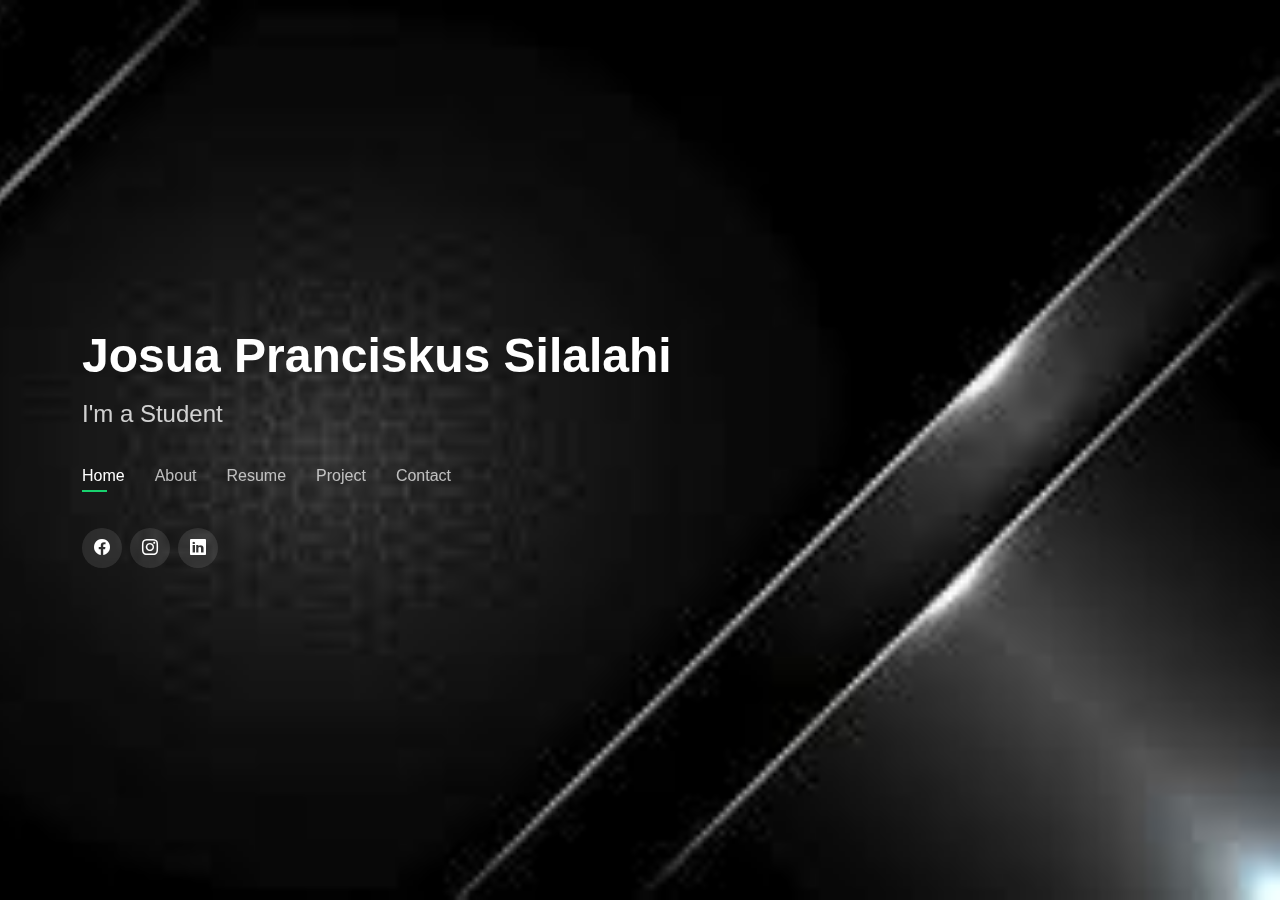
<file: index.html>
<!DOCTYPE html>
<html lang="en">

<head>
  <meta charset="utf-8">
  <meta content="width=device-width, initial-scale=1.0" name="viewport">

  <title>Josua Pranciskus Silalahi</title>
  <meta content="Portfolio Josua" name="description">
  <meta content="Portfolio" name="keywords">

  <!-- Vendor CSS Files -->
  <link href="assets/vendor/bootstrap/css/bootstrap.min.css" rel="stylesheet">
  <link href="assets/vendor/bootstrap-icons/bootstrap-icons.css" rel="stylesheet">
  <link href="assets/vendor/boxicons/css/boxicons.min.css" rel="stylesheet">
  <link href="assets/vendor/glightbox/css/glightbox.min.css" rel="stylesheet">
  <link href="assets/vendor/remixicon/remixicon.css" rel="stylesheet">
  <link href="assets/vendor/swiper/swiper-bundle.min.css" rel="stylesheet">

  <!-- Template Main CSS File -->
  <link href="assets/css/style.css" rel="stylesheet">

  <!-- =======================================================
  * Template Name: Personal
  * Template URL: https://bootstrapmade.com/personal-free-resume-bootstrap-template/
  * Updated: Mar 17 2024 with Bootstrap v5.3.3
  * Author: BootstrapMade.com
  * License: https://bootstrapmade.com/license/
  ======================================================== -->
</head>

<body>

  <!-- ======= Header ======= -->
  <header id="header">
    <div class="container">

      <h1><a href="index.html">Josua Pranciskus Silalahi</a></h1>
      <h2>I'm a Student</h2>

      <nav id="navbar" class="navbar">
        <ul>
          <li><a class="nav-link active" href="#header">Home</a></li>
          <li><a class="nav-link" href="#about">About</a></li>
          <li><a class="nav-link" href="#resume">Resume</a></li>
          <li><a class="nav-link" href="#portfolio">Project</a></li>
          <li><a class="nav-link" href="#contact">Contact</a></li>
        </ul>
        <i class="bi bi-list mobile-nav-toggle"></i>
      </nav><!-- .navbar -->

      <div class="social-links">
        <a href="https://www.facebook.com/profile.php?id=100085657014646&mibextid=ZbWKwL" class="facebook"><i class="bi bi-facebook"></i></a>
        <a href="https://www.instagram.com/josuasilalahi_?igsh=MXExMHkwZG5jdG5uNw==" class="instagram"><i class="bi bi-instagram"></i></a>
        <a href="https://www.linkedin.com/public-profile/settings" class="linkedin"><i class="bi bi-linkedin"></i></a>
      </div>

    </div>
  </header><!-- End Header -->

  <!-- ======= About Section ======= -->
  <section id="about" class="about">

    <!-- ======= About Me ======= -->
    <div class="about-me container">

      <div class="section-title">
        <h2>About</h2>
        <p>Tentang Saya</p>
      </div>

      <div class="row">
        <div class="col-lg-4" data-aos="fade-right">
          <img src="assets/img/fotojosua3.jpg" class="img-fluid" alt="">
        </div>
        <div class="col-lg-8 pt-4 pt-lg-0 content" data-aos="fade-left">
          <h3>Mahasiswa Teknik Informatika</h3>
          <p class="fst-italic">
            Saya seorang mahasiswa semester 4 yang sedang menempuh pendidikan  sarjana di Program Studi Teknik Informatika. Saya memiliki minat yang kuat dalam pemrograman dan pengembangan web dan mobile. 

            Sepanjang perjalanan akademis saya, saya telah memperoleh dasar yang kuat dalam berbagai bahasa pemrograman dan kerangka pengembangan. Saya telah menyelesaikan beberapa proyek yang telah meningkatkan keterampilan pemecahan masalah dan kemampuan saya untuk bekerja dalam tim. Saya sangat termotivasi untuk mendapatkan pengalaman langsung melalui magang dan proyek kolaboratif. 

            Saya memiliki keinginan kuat untuk mencari pengalaman untuk mendapatkan kesempatan belajar dan berkembang, dan saya siap berkontribusi baik dalam lingkungan akademis maupun profesional.
          </p>
          <div class="row">
      </div>

    </div><!-- End About Me -->
  </section><!-- End About Section -->

  <!-- ======= Resume Section ======= -->
  <section id="resume" class="resume">
    <div class="container">

      <div class="section-title">
        <h2>Resume</h2>
        <p>Perjalanan Pendidikan Saya</p>
      </div>

      <div class="row">
        <div class="col-lg-6">
          <h3 class="resume-title">Sumary</h3>
          <div class="resume-item pb-0">
            <h4>SMA Negeri 1 Teluk Sebong</h4>
            <p><em>Saya Menempuh Pendidikan Sekolah Menengah Atas dari tahun 2019-2021</em></p>
            <p>
            <ul>
              <li>Tlk Sebong, Sri Bintan, Kec. Tlk. Sebong, Kabupaten Bintan</li>
              <li>Kepulauan Riau</li>
            </ul>
            </p>
          </div>

          <h3 class="resume-title">Education</h3>
          <div class="resume-item">
            <h4>Bachelor of Informatics Engineering </h4>
            <h5>2022 - Now</h5>
            <p><em>Universitas Prima Indonesia, Medan, Sumatera Utara</em></p>
            <p>Saya sedang menempuh pendidikan sarjana teknik informatika </p>
          </div>
          </div>
      
          </div>
        </div>
      </div>

    </div>
  </section><!-- End Resume Section -->

  <!-- ======= Portfolio Section ======= -->
  <section id="portfolio" class="portfolio">
    <div class="container">

      <div class="section-title">
        <h2>Portfolio</h2>
        <p>Project Saya</p>
      </div>

      <div class="row">
        <div class="col-lg-12 d-flex justify-content-center">
          <ul id="portfolio-flters">
            <li data-filter=".filter-app"> Project </li>
          </ul>
        </div>
      </div>

      <div class="row portfolio-container">

        <div class="col-lg-4 col-md-6 portfolio-item filter-app">
          <div class="portfolio-wrap">
            <img src="assets/img/portfolio/portofolio1.jpg" class="img-fluid" alt="">
            <div class="portfolio-info">
              <h4>Project 1</h4>
              <div class="portfolio-links">
                <a href="portfolio-details.html" data-gallery="portfolioDetailsGallery" data-glightbox="type: external" class="portfolio-details-lightbox" title="Portfolio Details"><i class="bx bx-link"></i></a>
              </div>
            </div>
          </div>
        </div>

        <!-- Project 2 -->
        <div class="col-lg-4 col-md-6 portfolio-item filter-app">
          <div class="portfolio-wrap">
            <img src="assets/img/portfolio/portofolio2.jpg" class="img-fluid" alt="">
            <div class="portfolio-info">
              <h4>Project 2</h4>
              <div class="portfolio-links">
                <a href="portfolio-details2.html" data-gallery="portfolioDetailsGallery" data-glightbox="type: external" class="portfolio-details-lightbox" title="Portfolio Details"><i class="bx bx-link"></i></a>
              </div>
            </div>
          </div>
        </div>

        <!-- Project 3 -->
        <div class="col-lg-4 col-md-6 portfolio-item filter-app">
          <div class="portfolio-wrap">
            <img src="assets/img/portfolio/portofolio3.jpg" class="img-fluid" alt="">
            <div class="portfolio-info">
              <h4>Project 3</h4>
              <div class="portfolio-links">
                <a href="portfolio-details3.html" data-gallery="portfolioDetailsGallery" data-glightbox="type: external" class="portfolio-details-lightbox" title="Portfolio Details"><i class="bx bx-link"></i></a>
              </div>
            </div>
          </div>
        </div>

        <!-- Project 4 -->
        <div class="col-lg-4 col-md-6 portfolio-item filter-app">
          <div class="portfolio-wrap">
            <img src="assets/img/portfolio/portofolio4.jpg" class="img-fluid" alt="">
            <div class="portfolio-info">
              <h4>Project 4</h4>
              <div class="portfolio-links">
                <a href="portfolio-details4.html" data-gallery="portfolioDetailsGallery" data-glightbox="type: external" class="portfolio-details-lightbox" title="Portfolio Details"><i class="bx bx-link"></i></a>
              </div>
            </div>
          </div>
        </div>
        

        <!-- Project 5 -->
        <div class="col-lg-4 col-md-6 portfolio-item filter-app">
          <div class="portfolio-wrap">
            <img src="assets/img/portfolio/portofolio5.jpg" class="img-fluid" alt="">
            <div class="portfolio-info">
              <h4>Project 5</h4>
              <div class="portfolio-links">
                <a href="portfolio-details5.html" data-gallery="portfolioDetailsGallery" data-glightbox="type: external" class="portfolio-details-lightbox" title="Portfolio Details"><i class="bx bx-link"></i></a>
              </div>
            </div>
          </div>
        </div>

        <!-- Project 6 -->
        <div class="col-lg-4 col-md-6 portfolio-item filter-app">
          <div class="portfolio-wrap">
            <img src="assets/img/portfolio/portofolio6.jpg" class="img-fluid" alt="">
            <div class="portfolio-info">
              <h4>Project 6</h4>
              <div class="portfolio-links">
                <a href="portfolio-details6.html" data-gallery="portfolioDetailsGallery" data-glightbox="type: external" class="portfolio-details-lightbox" title="Portfolio Details"><i class="bx bx-link"></i></a>
              </div>
            </div>
          </div>
        </div>

          </div>
        </div>

      </div>

    </div>
  </section><!-- End Portfolio Section -->

  <!-- ======= Contact Section ======= -->
  <section id="contact" class="contact">
    <div class="container">

      <div class="section-title">
        <h2>Contact</h2>
        <p>Hubungi Saya</p>
      </div>

        <div class="col-md-6 mt-4 mt-md-0 d-flex align-items-stretch">
          <div class="info-box">
            <i class="bx bx-share-alt"></i>
            <h3>Social Profiles</h3>
            <div class="social-links">
              <a href="https://www.facebook.com/profile.php?id=100085657014646&mibextid=ZbWKwL" class="facebook"><i class="bi bi-facebook"></i></a>
              <a href="https://www.instagram.com/josuasilalahi_?igsh=MXExMHkwZG5jdG5uNw== " class="instagram"><i class="bi bi-instagram"></i></a>
              <a href="https://www.linkedin.com/public-profile/settings" class="linkedin"><i class="bi bi-linkedin"></i></a>
            </div>
          </div>
        </div>

        <div class="col-md-6 mt-4 d-flex align-items-stretch">
          <div class="info-box">
            <i class="bx bx-envelope"></i>
            <h3>Email </h3>
            <p>josuasilalahi7@gmail.com</p>
          </div>
        </div>
        </div>
      </div>

    </div>
  </section><!-- End Contact Section -->

  <div class="credits">
    <!-- All the links in the footer should remain intact. -->
    <!-- You can delete the links only if you purchased the pro version. -->
    <!-- Licensing information: https://bootstrapmade.com/license/ -->
    <!-- Purchase the pro version with working PHP/AJAX contact form: https://bootstrapmade.com/personal-free-resume-bootstrap-template/ -->
    <!--Designed by <a href="https://bootstrapmade.com/">BootstrapMade</a> -->
  </div>

  <!-- Vendor JS Files -->
  <script src="assets/vendor/purecounter/purecounter_vanilla.js"></script>
  <script src="assets/vendor/bootstrap/js/bootstrap.bundle.min.js"></script>
  <script src="assets/vendor/glightbox/js/glightbox.min.js"></script>
  <script src="assets/vendor/isotope-layout/isotope.pkgd.min.js"></script>
  <script src="assets/vendor/swiper/swiper-bundle.min.js"></script>
  <script src="assets/vendor/waypoints/noframework.waypoints.js"></script>
  <script src="assets/vendor/php-email-form/validate.js"></script>

  <!-- Template Main JS File -->
  <script src="assets/js/main.js"></script>

</body>

</html>
</file>
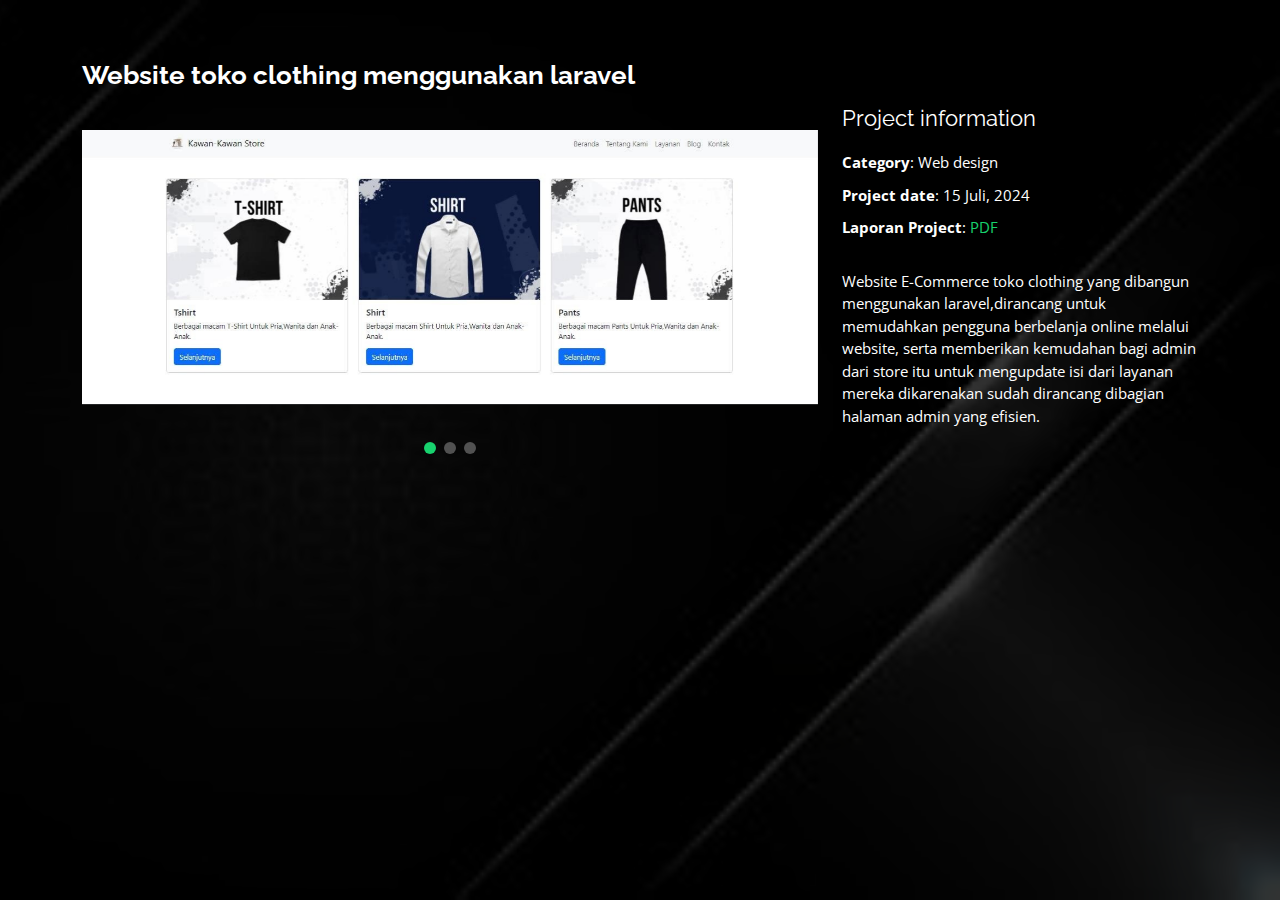
<file: portfolio-details.html>
<!DOCTYPE html>
<html lang="en">

<head>
  <meta charset="utf-8">
  <meta content="width=device-width, initial-scale=1.0" name="viewport">

  <title>Portfolio Details </title>
  <meta content="" name="description">
  <meta content="" name="keywords">


  <!-- Google Fonts -->
  <link href="https://fonts.googleapis.com/css?family=Open+Sans:300,300i,400,400i,600,600i,700,700i|Raleway:300,300i,400,400i,500,500i,600,600i,700,700i|Poppins:300,300i,400,400i,500,500i,600,600i,700,700i" rel="stylesheet">

  <!-- Vendor CSS Files -->
  <link href="assets/vendor/bootstrap/css/bootstrap.min.css" rel="stylesheet">
  <link href="assets/vendor/bootstrap-icons/bootstrap-icons.css" rel="stylesheet">
  <link href="assets/vendor/boxicons/css/boxicons.min.css" rel="stylesheet">
  <link href="assets/vendor/glightbox/css/glightbox.min.css" rel="stylesheet">
  <link href="assets/vendor/remixicon/remixicon.css" rel="stylesheet">
  <link href="assets/vendor/swiper/swiper-bundle.min.css" rel="stylesheet">

  <!-- Template Main CSS File -->
  <link href="assets/css/style.css" rel="stylesheet">

  <!-- =======================================================
  * Template Name: Personal
  * Template URL: https://bootstrapmade.com/personal-free-resume-bootstrap-template/
  * Updated: Mar 17 2024 with Bootstrap v5.3.3
  * Author: BootstrapMade.com
  * License: https://bootstrapmade.com/license/
  ======================================================== -->
</head>

<body>

  <main id="main">

    <!-- ======= Portfolio Details 1 ======= -->
    <div id="portfolio-details" class="portfolio-details">
      <div class="container">

        <div class="row">

          <div class="col-lg-8">
            <h2 class="portfolio-title">Website toko clothing menggunakan laravel</h2>

            <div class="portfolio-details-slider swiper">
              <div class="swiper-wrapper align-items-center">

                <div class="swiper-slide">
                  <img src="assets/img/portfolio/portofolio-details-1.jpg" alt="">
                </div>

                <div class="swiper-slide">
                  <img src="assets/img/portfolio/portofolio-details-2.jpg" alt="">
                </div>

                <div class="swiper-slide">
                  <img src="assets/img/portfolio/portofolio-details-3.jpg" alt="">
                </div>

              </div>
              <div class="swiper-pagination"></div>
            </div>

          </div>
          <div class="col-lg-4 portfolio-info">
            <h3>Project information</h3>
            <ul>
              <li><strong>Category</strong>: Web design</li>
              <li><strong>Project date</strong>: 15 Juli, 2024</li>
              <li><strong>Laporan Project</strong>: <a href="assets/pdf/JosuaPranciskusSilalahi_223303030278_4pagiB (2).pdf" target="_blank">PDF</a></li>
            </ul>

            <p>
              Website E-Commerce toko clothing yang dibangun menggunakan laravel,dirancang untuk memudahkan pengguna berbelanja online melalui website, serta memberikan kemudahan bagi admin dari store itu untuk mengupdate isi dari layanan mereka dikarenakan sudah dirancang dibagian halaman admin yang efisien.
            </p>
          </div>

        </div>

      </div>
    </div><!-- End Portfolio Details 1-->

  </main><!-- End #main -->

  <div class="credits">
    <!-- All the links in the footer should remain intact. -->
    <!-- You can delete the links only if you purchased the pro version. -->
    <!-- Licensing information: https://bootstrapmade.com/license/ -->
    <!-- Purchase the pro version with working PHP/AJAX contact form: https://bootstrapmade.com/personal-free-resume-bootstrap-template/ -->
    <!--Designed by <a href="https://bootstrapmade.com/">BootstrapMade</a> -->
  </div>

  <!-- Vendor JS Files -->
  <script src="assets/vendor/purecounter/purecounter_vanilla.js"></script>
  <script src="assets/vendor/bootstrap/js/bootstrap.bundle.min.js"></script>
  <script src="assets/vendor/glightbox/js/glightbox.min.js"></script>
  <script src="assets/vendor/isotope-layout/isotope.pkgd.min.js"></script>
  <script src="assets/vendor/swiper/swiper-bundle.min.js"></script>
  <script src="assets/vendor/waypoints/noframework.waypoints.js"></script>
  <script src="assets/vendor/php-email-form/validate.js"></script>

  <!-- Template Main JS File -->
  <script src="assets/js/main.js"></script>

</body>

</html>
</file>
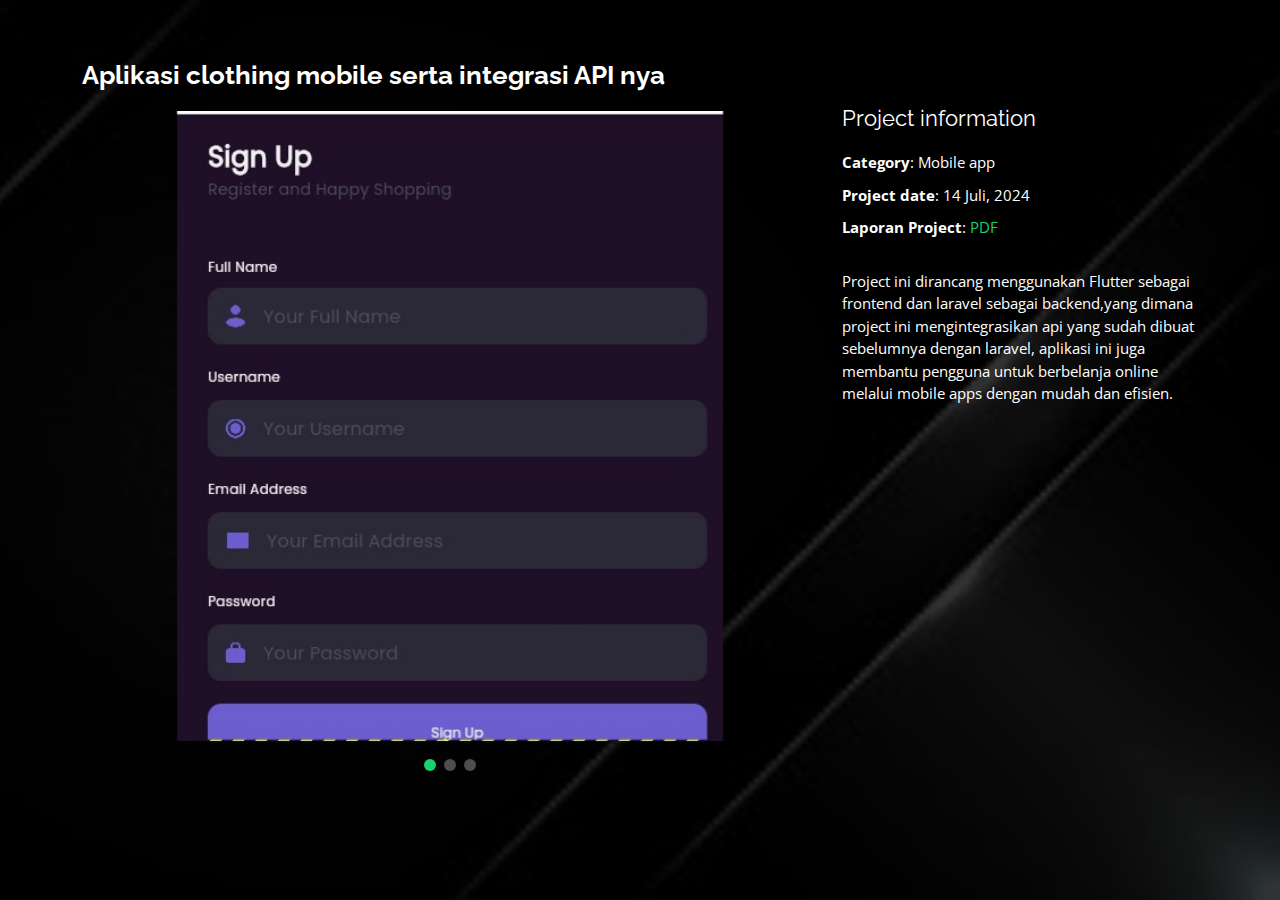
<file: portfolio-details2.html>
<!DOCTYPE html>
<html lang="en">

<head>
  <meta charset="utf-8">
  <meta content="width=device-width, initial-scale=1.0" name="viewport">

  <title>Portfolio Details </title>
  <meta content="" name="description">
  <meta content="" name="keywords">


  <!-- Google Fonts -->
  <link href="https://fonts.googleapis.com/css?family=Open+Sans:300,300i,400,400i,600,600i,700,700i|Raleway:300,300i,400,400i,500,500i,600,600i,700,700i|Poppins:300,300i,400,400i,500,500i,600,600i,700,700i" rel="stylesheet">

  <!-- Vendor CSS Files -->
  <link href="assets/vendor/bootstrap/css/bootstrap.min.css" rel="stylesheet">
  <link href="assets/vendor/bootstrap-icons/bootstrap-icons.css" rel="stylesheet">
  <link href="assets/vendor/boxicons/css/boxicons.min.css" rel="stylesheet">
  <link href="assets/vendor/glightbox/css/glightbox.min.css" rel="stylesheet">
  <link href="assets/vendor/remixicon/remixicon.css" rel="stylesheet">
  <link href="assets/vendor/swiper/swiper-bundle.min.css" rel="stylesheet">

  <!-- Template Main CSS File -->
  <link href="assets/css/style.css" rel="stylesheet">

  <!-- =======================================================
  * Template Name: Personal
  * Template URL: https://bootstrapmade.com/personal-free-resume-bootstrap-template/
  * Updated: Mar 17 2024 with Bootstrap v5.3.3
  * Author: BootstrapMade.com
  * License: https://bootstrapmade.com/license/
  ======================================================== -->
</head>

<body>

  <main id="main">

    <!-- ======= Portfolio Details 2 ======= -->
    <div id="portfolio-details" class="portfolio-details">
      <div class="container">

        <div class="row">

          <div class="col-lg-8">
            <h2 class="portfolio-title">Aplikasi clothing mobile serta integrasi API nya</h2>

            <div class="portfolio-details-slider swiper">
              <div class="swiper-wrapper align-items-center">

                <div class="swiper-slide">
                  <img src="assets/img/portfolio/portofolio-details-4.jpg" alt="">
                </div>

                <div class="swiper-slide">
                  <img src="assets/img/portfolio/portofolio-details-5.jpg" alt="">
                </div>

                <div class="swiper-slide">
                  <img src="assets/img/portfolio/portofolio-details-6.jpg" alt="">
                </div>

              </div>
              <div class="swiper-pagination"></div>
            </div>

          </div>
          <div class="col-lg-4 portfolio-info">
            <h3>Project information</h3>
            <ul>
              <li><strong>Category</strong>: Mobile app</li>
              <li><strong>Project date</strong>: 14 Juli, 2024</li>
              <li><strong>Laporan Project</strong>: <a href="assets/pdf/Proposal Proyek UAS Multiplatform.pdf" target="_blank">PDF</a></li>
            </ul>

            <p>
              Project ini dirancang menggunakan Flutter sebagai frontend dan laravel sebagai backend,yang dimana project ini mengintegrasikan api yang sudah dibuat sebelumnya dengan laravel, aplikasi ini juga membantu pengguna untuk berbelanja online melalui mobile apps dengan mudah dan efisien.
            </p>
          </div>

        </div>

      </div>
    </div><!-- End Portfolio Details -->

  </main><!-- End #main -->

  <div class="credits">
    <!-- All the links in the footer should remain intact. -->
    <!-- You can delete the links only if you purchased the pro version. -->
    <!-- Licensing information: https://bootstrapmade.com/license/ -->
    <!-- Purchase the pro version with working PHP/AJAX contact form: https://bootstrapmade.com/personal-free-resume-bootstrap-template/ -->
  </div>

  <!-- Vendor JS Files -->
  <script src="assets/vendor/purecounter/purecounter_vanilla.js"></script>
  <script src="assets/vendor/bootstrap/js/bootstrap.bundle.min.js"></script>
  <script src="assets/vendor/glightbox/js/glightbox.min.js"></script>
  <script src="assets/vendor/isotope-layout/isotope.pkgd.min.js"></script>
  <script src="assets/vendor/swiper/swiper-bundle.min.js"></script>
  <script src="assets/vendor/waypoints/noframework.waypoints.js"></script>
  <script src="assets/vendor/php-email-form/validate.js"></script>

  <!-- Template Main JS File -->
  <script src="assets/js/main.js"></script>

</body>

</html>
</file>
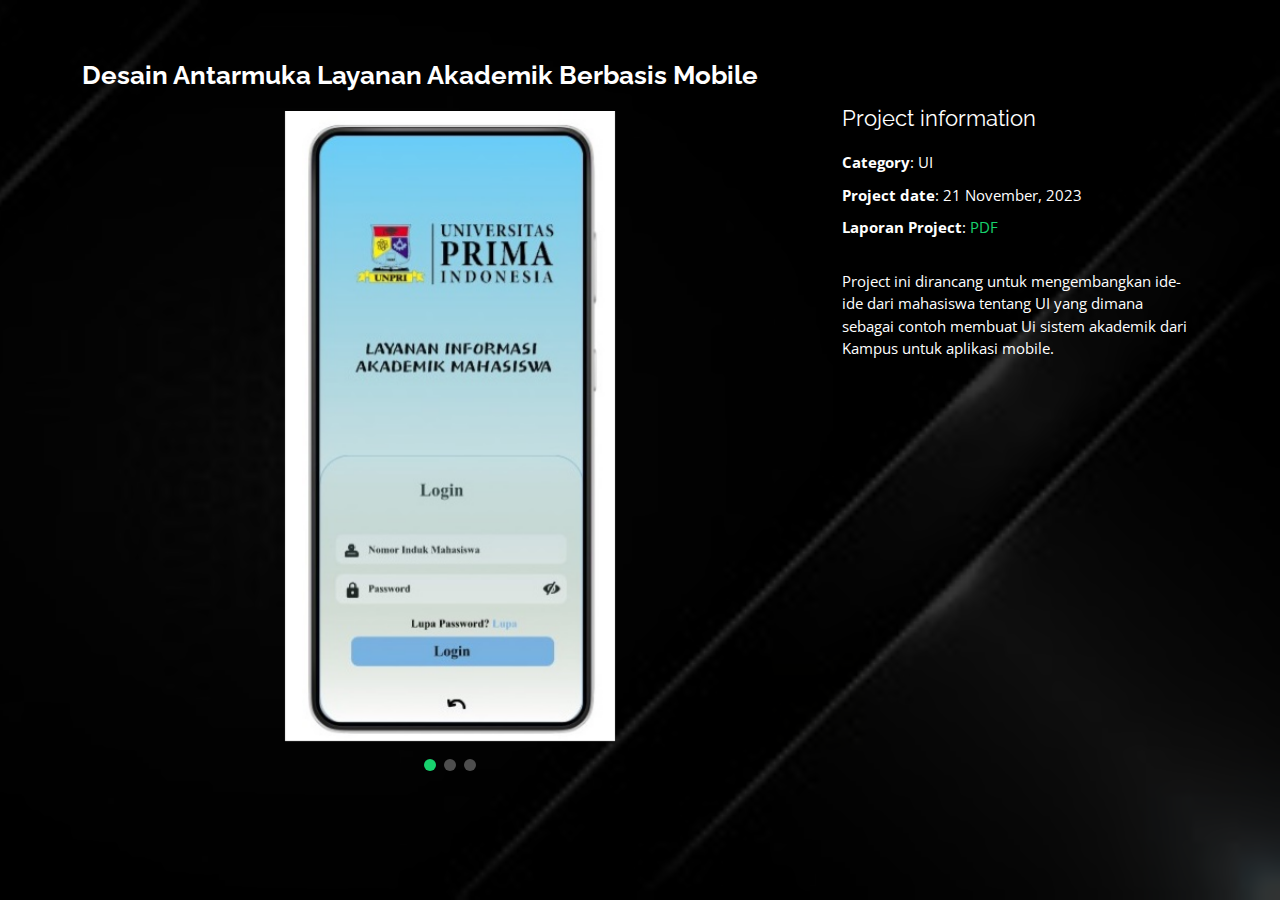
<file: portfolio-details3.html>
<!DOCTYPE html>
<html lang="en">

<head>
  <meta charset="utf-8">
  <meta content="width=device-width, initial-scale=1.0" name="viewport">

  <title>Portfolio Details </title>
  <meta content="" name="description">
  <meta content="" name="keywords">


  <!-- Google Fonts -->
  <link href="https://fonts.googleapis.com/css?family=Open+Sans:300,300i,400,400i,600,600i,700,700i|Raleway:300,300i,400,400i,500,500i,600,600i,700,700i|Poppins:300,300i,400,400i,500,500i,600,600i,700,700i" rel="stylesheet">

  <!-- Vendor CSS Files -->
  <link href="assets/vendor/bootstrap/css/bootstrap.min.css" rel="stylesheet">
  <link href="assets/vendor/bootstrap-icons/bootstrap-icons.css" rel="stylesheet">
  <link href="assets/vendor/boxicons/css/boxicons.min.css" rel="stylesheet">
  <link href="assets/vendor/glightbox/css/glightbox.min.css" rel="stylesheet">
  <link href="assets/vendor/remixicon/remixicon.css" rel="stylesheet">
  <link href="assets/vendor/swiper/swiper-bundle.min.css" rel="stylesheet">

  <!-- Template Main CSS File -->
  <link href="assets/css/style.css" rel="stylesheet">

  <!-- =======================================================
  * Template Name: Personal
  * Template URL: https://bootstrapmade.com/personal-free-resume-bootstrap-template/
  * Updated: Mar 17 2024 with Bootstrap v5.3.3
  * Author: BootstrapMade.com
  * License: https://bootstrapmade.com/license/
  ======================================================== -->
</head>

<body>

  <main id="main">

    <!-- ======= Portfolio Details 3 ======= -->
    <div id="portfolio-details" class="portfolio-details">
      <div class="container">

        <div class="row">

          <div class="col-lg-8">
            <h2 class="portfolio-title">Desain Antarmuka Layanan Akademik Berbasis Mobile</h2>

            <div class="portfolio-details-slider swiper">
              <div class="swiper-wrapper align-items-center">

                <div class="swiper-slide">
                  <img src="assets/img/portfolio/portofolio-details-7.jpg" alt="">
                </div>

                <div class="swiper-slide">
                  <img src="assets/img/portfolio/portofolio-details-8.jpg" alt="">
                </div>

                <div class="swiper-slide">
                  <img src="assets/img/portfolio/portofolio-details-9.jpg" alt="">
                </div>

              </div>
              <div class="swiper-pagination"></div>
            </div>

          </div>
          <div class="col-lg-4 portfolio-info">
            <h3>Project information</h3>
            <ul>
              <li><strong>Category</strong>: UI</li>
              <li><strong>Project date</strong>: 21 November, 2023</li>
              <li><strong>Laporan Project</strong>: <a href="assets/pdf/IMK_UTS_JosuaPranciskusSilalahi_223303030278.pdf" target="_blank">PDF</a></li>
            </ul>

            <p>
              Project ini dirancang untuk mengembangkan ide-ide dari mahasiswa tentang UI yang dimana sebagai contoh membuat Ui sistem akademik dari Kampus untuk aplikasi mobile.
            </p>
          </div>

        </div>

      </div>
    </div><!-- End Portfolio Details -->

  </main><!-- End #main -->

  <div class="credits">
    <!-- All the links in the footer should remain intact. -->
    <!-- You can delete the links only if you purchased the pro version. -->
    <!-- Licensing information: https://bootstrapmade.com/license/ -->
    <!-- Purchase the pro version with working PHP/AJAX contact form: https://bootstrapmade.com/personal-free-resume-bootstrap-template/ -->
  </div>

  <!-- Vendor JS Files -->
  <script src="assets/vendor/purecounter/purecounter_vanilla.js"></script>
  <script src="assets/vendor/bootstrap/js/bootstrap.bundle.min.js"></script>
  <script src="assets/vendor/glightbox/js/glightbox.min.js"></script>
  <script src="assets/vendor/isotope-layout/isotope.pkgd.min.js"></script>
  <script src="assets/vendor/swiper/swiper-bundle.min.js"></script>
  <script src="assets/vendor/waypoints/noframework.waypoints.js"></script>
  <script src="assets/vendor/php-email-form/validate.js"></script>

  <!-- Template Main JS File -->
  <script src="assets/js/main.js"></script>

</body>

</html>
</file>
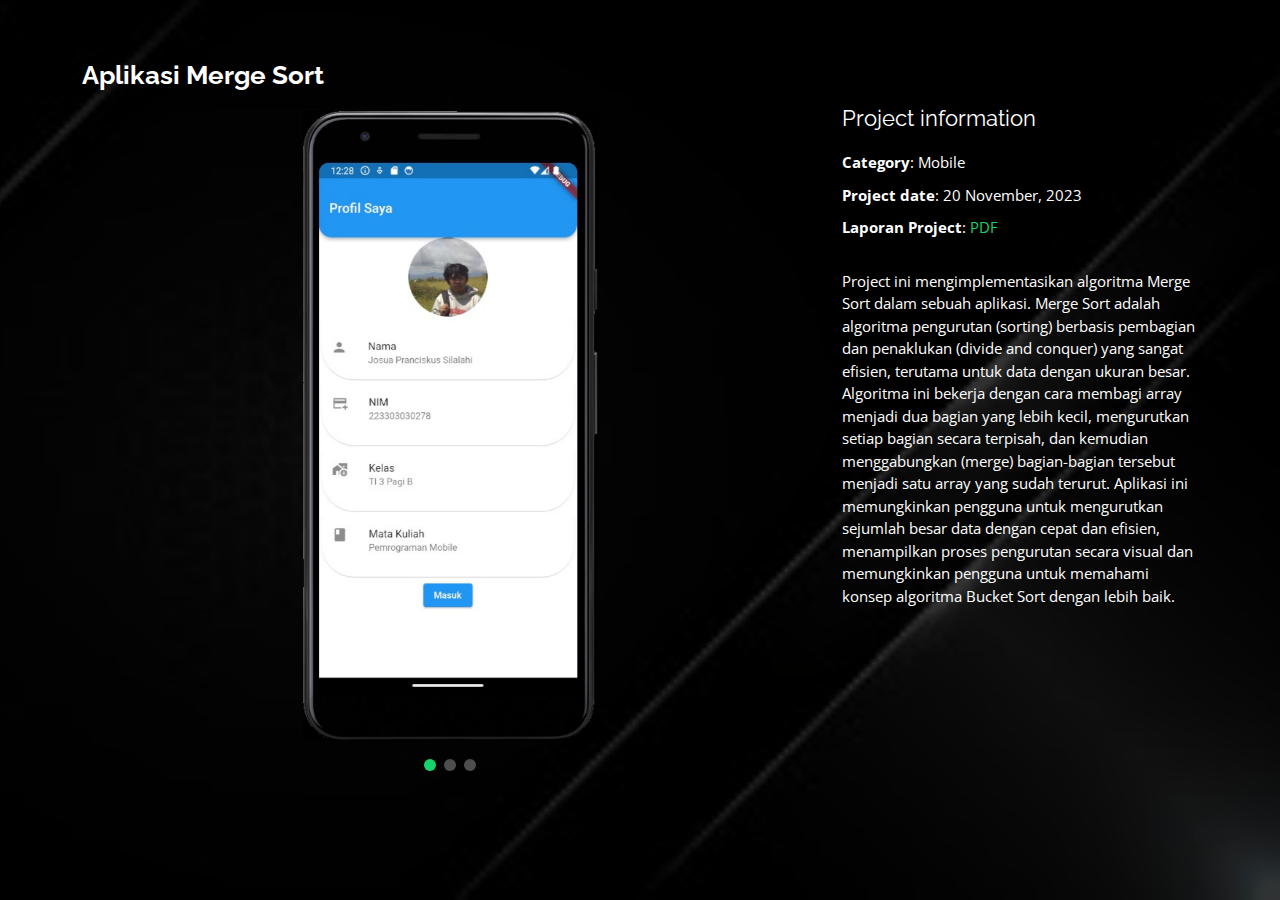
<file: portfolio-details4.html>
<!DOCTYPE html>
<html lang="en">

<head>
  <meta charset="utf-8">
  <meta content="width=device-width, initial-scale=1.0" name="viewport">

  <title>Portfolio Details </title>
  <meta content="" name="description">
  <meta content="" name="keywords">


  <!-- Google Fonts -->
  <link href="https://fonts.googleapis.com/css?family=Open+Sans:300,300i,400,400i,600,600i,700,700i|Raleway:300,300i,400,400i,500,500i,600,600i,700,700i|Poppins:300,300i,400,400i,500,500i,600,600i,700,700i" rel="stylesheet">

  <!-- Vendor CSS Files -->
  <link href="assets/vendor/bootstrap/css/bootstrap.min.css" rel="stylesheet">
  <link href="assets/vendor/bootstrap-icons/bootstrap-icons.css" rel="stylesheet">
  <link href="assets/vendor/boxicons/css/boxicons.min.css" rel="stylesheet">
  <link href="assets/vendor/glightbox/css/glightbox.min.css" rel="stylesheet">
  <link href="assets/vendor/remixicon/remixicon.css" rel="stylesheet">
  <link href="assets/vendor/swiper/swiper-bundle.min.css" rel="stylesheet">

  <!-- Template Main CSS File -->
  <link href="assets/css/style.css" rel="stylesheet">

  <!-- =======================================================
  * Template Name: Personal
  * Template URL: https://bootstrapmade.com/personal-free-resume-bootstrap-template/
  * Updated: Mar 17 2024 with Bootstrap v5.3.3
  * Author: BootstrapMade.com
  * License: https://bootstrapmade.com/license/
  ======================================================== -->
</head>

<body>

  <main id="main">

    <!-- ======= Portfolio Details 4 ======= -->
    <div id="portfolio-details" class="portfolio-details">
      <div class="container">

        <div class="row">

          <div class="col-lg-8">
            <h2 class="portfolio-title">Aplikasi Merge Sort</h2>

            <div class="portfolio-details-slider swiper">
              <div class="swiper-wrapper align-items-center">

                <div class="swiper-slide">
                  <img src="assets/img/portfolio/portofolio-details-10.jpg" alt="">
                </div>

                <div class="swiper-slide">
                  <img src="assets/img/portfolio/portofolio-details-11.jpg" alt="">
                </div>

                <div class="swiper-slide">
                  <img src="assets/img/portfolio/portofolio-details-12.jpg" alt="">
                </div>

              </div>
              <div class="swiper-pagination"></div>
            </div>

          </div>
          <div class="col-lg-4 portfolio-info">
            <h3>Project information</h3>
            <ul>
              <li><strong>Category</strong>: Mobile</li>
              <li><strong>Project date</strong>: 20 November, 2023</li>
              <li><strong>Laporan Project</strong>: <a href="assets/pdf/UTS_MOBILE_223303030278_JOSUA_PRANCISKUS_SILALAHI.pdf" target="_blank">PDF</a></li>
            </ul>

            <p>
                Project ini mengimplementasikan algoritma Merge Sort dalam sebuah aplikasi. Merge Sort adalah algoritma pengurutan (sorting) berbasis pembagian dan penaklukan (divide and conquer) yang sangat efisien, terutama untuk data dengan ukuran besar. Algoritma ini bekerja dengan cara membagi array menjadi dua bagian yang lebih kecil, mengurutkan setiap bagian secara terpisah, dan kemudian menggabungkan (merge) bagian-bagian tersebut menjadi satu array yang sudah terurut. Aplikasi ini memungkinkan pengguna untuk mengurutkan sejumlah besar data dengan cepat dan efisien, menampilkan proses pengurutan secara visual dan memungkinkan pengguna untuk memahami konsep algoritma Bucket Sort dengan lebih baik.
          </div>

        </div>

      </div>
    </div><!-- End Portfolio Details -->

  </main><!-- End #main -->

  <div class="credits">
    <!-- All the links in the footer should remain intact. -->
    <!-- You can delete the links only if you purchased the pro version. -->
    <!-- Licensing information: https://bootstrapmade.com/license/ -->
    <!-- Purchase the pro version with working PHP/AJAX contact form: https://bootstrapmade.com/personal-free-resume-bootstrap-template/ -->
    
  </div>

  <!-- Vendor JS Files -->
  <script src="assets/vendor/purecounter/purecounter_vanilla.js"></script>
  <script src="assets/vendor/bootstrap/js/bootstrap.bundle.min.js"></script>
  <script src="assets/vendor/glightbox/js/glightbox.min.js"></script>
  <script src="assets/vendor/isotope-layout/isotope.pkgd.min.js"></script>
  <script src="assets/vendor/swiper/swiper-bundle.min.js"></script>
  <script src="assets/vendor/waypoints/noframework.waypoints.js"></script>
  <script src="assets/vendor/php-email-form/validate.js"></script>

  <!-- Template Main JS File -->
  <script src="assets/js/main.js"></script>

</body>

</html>
</file>
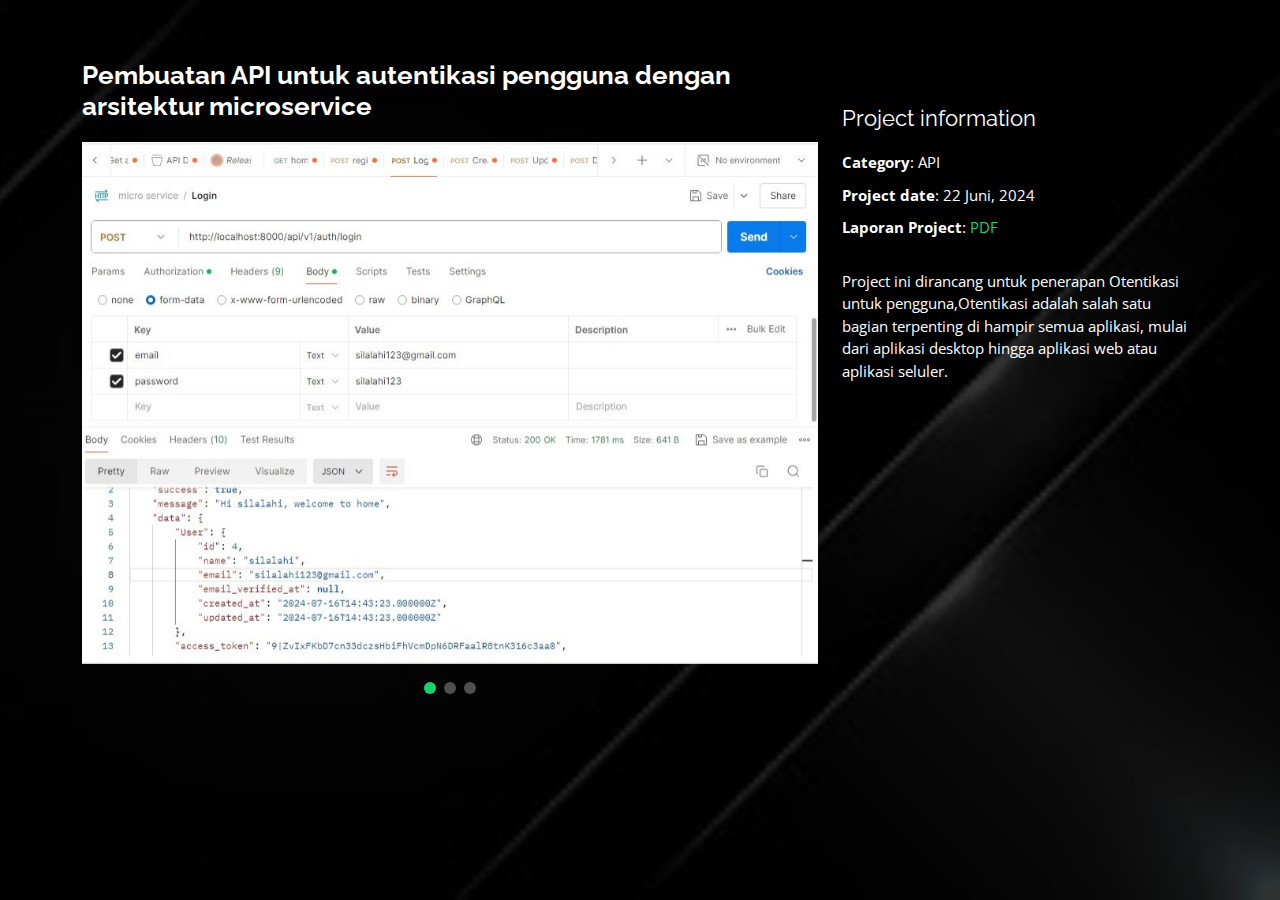
<file: portfolio-details5.html>
<!DOCTYPE html>
<html lang="en">

<head>
  <meta charset="utf-8">
  <meta content="width=device-width, initial-scale=1.0" name="viewport">

  <title>Portfolio Details </title>
  <meta content="" name="description">
  <meta content="" name="keywords">


  <!-- Google Fonts -->
  <link href="https://fonts.googleapis.com/css?family=Open+Sans:300,300i,400,400i,600,600i,700,700i|Raleway:300,300i,400,400i,500,500i,600,600i,700,700i|Poppins:300,300i,400,400i,500,500i,600,600i,700,700i" rel="stylesheet">

  <!-- Vendor CSS Files -->
  <link href="assets/vendor/bootstrap/css/bootstrap.min.css" rel="stylesheet">
  <link href="assets/vendor/bootstrap-icons/bootstrap-icons.css" rel="stylesheet">
  <link href="assets/vendor/boxicons/css/boxicons.min.css" rel="stylesheet">
  <link href="assets/vendor/glightbox/css/glightbox.min.css" rel="stylesheet">
  <link href="assets/vendor/remixicon/remixicon.css" rel="stylesheet">
  <link href="assets/vendor/swiper/swiper-bundle.min.css" rel="stylesheet">

  <!-- Template Main CSS File -->
  <link href="assets/css/style.css" rel="stylesheet">

  <!-- =======================================================
  * Template Name: Personal
  * Template URL: https://bootstrapmade.com/personal-free-resume-bootstrap-template/
  * Updated: Mar 17 2024 with Bootstrap v5.3.3
  * Author: BootstrapMade.com
  * License: https://bootstrapmade.com/license/
  ======================================================== -->
</head>

<body>

  <main id="main">

    <!-- ======= Portfolio Details 5 ======= -->
    <div id="portfolio-details" class="portfolio-details">
      <div class="container">

        <div class="row">

          <div class="col-lg-8">
            <h2 class="portfolio-title">Pembuatan API untuk autentikasi pengguna dengan arsitektur microservice</h2>

            <div class="portfolio-details-slider swiper">
              <div class="swiper-wrapper align-items-center">

                <div class="swiper-slide">
                  <img src="assets/img/portfolio/portofolio-details-13.jpg" alt="">
                </div>

                <div class="swiper-slide">
                  <img src="assets/img/portfolio/portofolio-details-14.jpg" alt="">
                </div>

                <div class="swiper-slide">
                  <img src="assets/img/portfolio/portofolio-details-15.jpg" alt="">
                </div>

              </div>
              <div class="swiper-pagination"></div>
            </div>

          </div>
          <div class="col-lg-4 portfolio-info">
            <h3>Project information</h3>
            <ul>
              <li><strong>Category</strong>: API</li>
              <li><strong>Project date</strong>: 22 Juni, 2024</li>
              <li><strong>Laporan Project</strong>: <a href="assets/pdf/JosuaPranciskusSilalahi_223303030278_Tugas_Topik_11_PM.pdf" target="_blank">PDF</a></li>
            </ul>

            <p>
                Project ini dirancang untuk penerapan Otentikasi untuk pengguna,Otentikasi adalah salah satu bagian terpenting di hampir semua aplikasi, mulai dari aplikasi desktop hingga aplikasi web atau aplikasi seluler.
          </div>

        </div>

      </div>
    </div><!-- End Portfolio Details -->

  </main><!-- End #main -->

  <div class="credits">
    <!-- All the links in the footer should remain intact. -->
    <!-- You can delete the links only if you purchased the pro version. -->
    <!-- Licensing information: https://bootstrapmade.com/license/ -->
    <!-- Purchase the pro version with working PHP/AJAX contact form: https://bootstrapmade.com/personal-free-resume-bootstrap-template/ -->
    
  </div>

  <!-- Vendor JS Files -->
  <script src="assets/vendor/purecounter/purecounter_vanilla.js"></script>
  <script src="assets/vendor/bootstrap/js/bootstrap.bundle.min.js"></script>
  <script src="assets/vendor/glightbox/js/glightbox.min.js"></script>
  <script src="assets/vendor/isotope-layout/isotope.pkgd.min.js"></script>
  <script src="assets/vendor/swiper/swiper-bundle.min.js"></script>
  <script src="assets/vendor/waypoints/noframework.waypoints.js"></script>
  <script src="assets/vendor/php-email-form/validate.js"></script>

  <!-- Template Main JS File -->
  <script src="assets/js/main.js"></script>

</body>

</html>
</file>
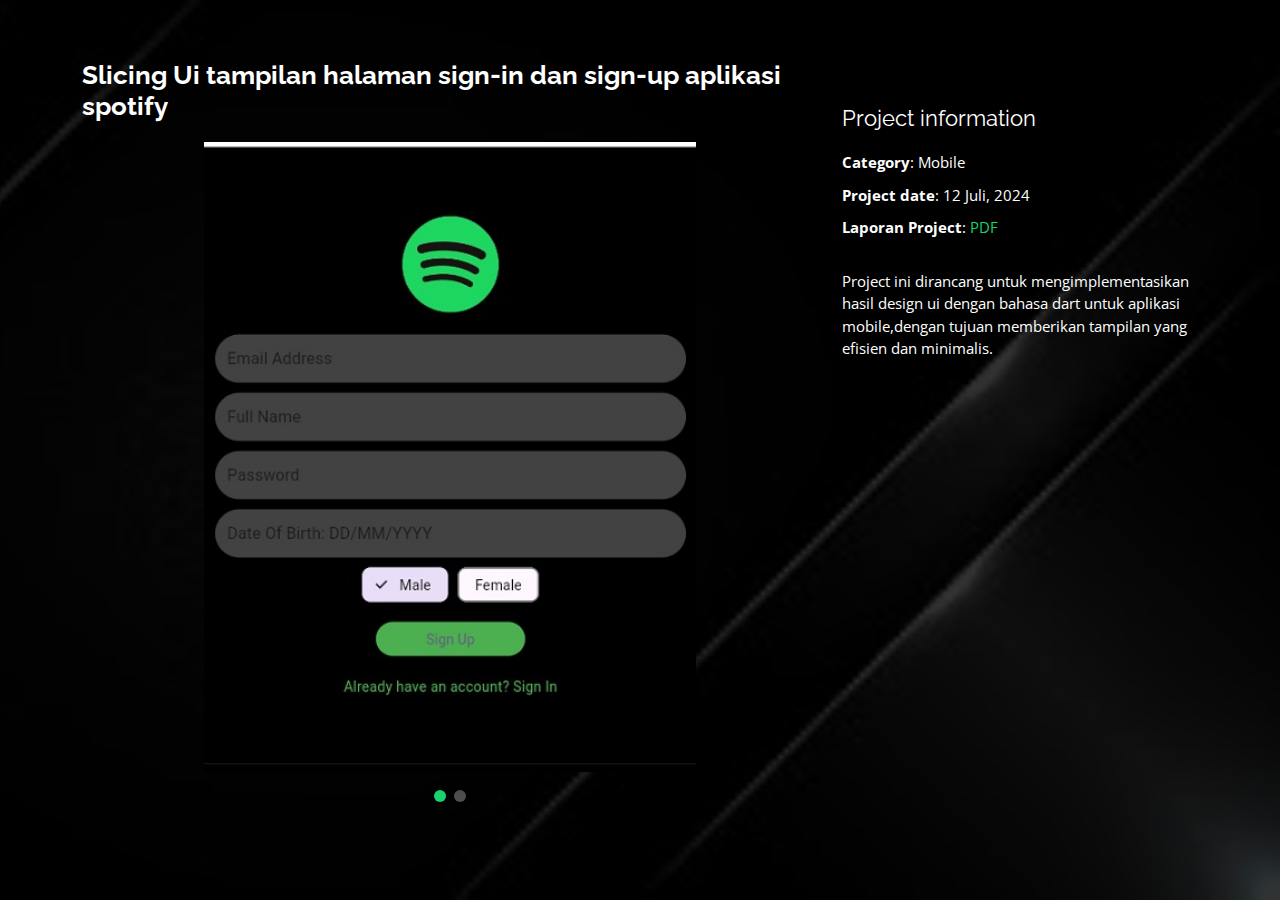
<file: portfolio-details6.html>
<!DOCTYPE html>
<html lang="en">

<head>
  <meta charset="utf-8">
  <meta content="width=device-width, initial-scale=1.0" name="viewport">

  <title>Portfolio Details </title>
  <meta content="" name="description">
  <meta content="" name="keywords">


  <!-- Google Fonts -->
  <link href="https://fonts.googleapis.com/css?family=Open+Sans:300,300i,400,400i,600,600i,700,700i|Raleway:300,300i,400,400i,500,500i,600,600i,700,700i|Poppins:300,300i,400,400i,500,500i,600,600i,700,700i" rel="stylesheet">

  <!-- Vendor CSS Files -->
  <link href="assets/vendor/bootstrap/css/bootstrap.min.css" rel="stylesheet">
  <link href="assets/vendor/bootstrap-icons/bootstrap-icons.css" rel="stylesheet">
  <link href="assets/vendor/boxicons/css/boxicons.min.css" rel="stylesheet">
  <link href="assets/vendor/glightbox/css/glightbox.min.css" rel="stylesheet">
  <link href="assets/vendor/remixicon/remixicon.css" rel="stylesheet">
  <link href="assets/vendor/swiper/swiper-bundle.min.css" rel="stylesheet">

  <!-- Template Main CSS File -->
  <link href="assets/css/style.css" rel="stylesheet">

  <!-- =======================================================
  * Template Name: Personal
  * Template URL: https://bootstrapmade.com/personal-free-resume-bootstrap-template/
  * Updated: Mar 17 2024 with Bootstrap v5.3.3
  * Author: BootstrapMade.com
  * License: https://bootstrapmade.com/license/
  ======================================================== -->
</head>

<body>

  <main id="main">

    <!-- ======= Portfolio Details 5 ======= -->
    <div id="portfolio-details" class="portfolio-details">
      <div class="container">

        <div class="row">

          <div class="col-lg-8">
            <h2 class="portfolio-title">Slicing Ui tampilan halaman sign-in dan sign-up aplikasi spotify</h2>

            <div class="portfolio-details-slider swiper">
              <div class="swiper-wrapper align-items-center">

                <div class="swiper-slide">
                  <img src="assets/img/portfolio/portofolio-details-16.jpg" alt="">
                </div>

                <div class="swiper-slide">
                  <img src="assets/img/portfolio/portofolio-details-17.jpg" alt="">
                </div>

              </div>
              <div class="swiper-pagination"></div>
            </div>

          </div>
          <div class="col-lg-4 portfolio-info">
            <h3>Project information</h3>
            <ul>
              <li><strong>Category</strong>: Mobile</li>
              <li><strong>Project date</strong>: 12 Juli, 2024</li>
              <li><strong>Laporan Project</strong>: <a href="assets/pdf/Laporan UAS Pemrograman Mobile.pdf" target="_blank">PDF</a></li>
            </ul>

            <p>
                Project ini dirancang untuk mengimplementasikan hasil design ui dengan bahasa dart untuk aplikasi mobile,dengan tujuan memberikan tampilan yang efisien dan minimalis.
          </div>

        </div>

      </div>
    </div><!-- End Portfolio Details -->

  </main><!-- End #main -->

  <div class="credits">
    <!-- All the links in the footer should remain intact. -->
    <!-- You can delete the links only if you purchased the pro version. -->
    <!-- Licensing information: https://bootstrapmade.com/license/ -->
    <!-- Purchase the pro version with working PHP/AJAX contact form: https://bootstrapmade.com/personal-free-resume-bootstrap-template/ -->
    
  </div>

  <!-- Vendor JS Files -->
  <script src="assets/vendor/purecounter/purecounter_vanilla.js"></script>
  <script src="assets/vendor/bootstrap/js/bootstrap.bundle.min.js"></script>
  <script src="assets/vendor/glightbox/js/glightbox.min.js"></script>
  <script src="assets/vendor/isotope-layout/isotope.pkgd.min.js"></script>
  <script src="assets/vendor/swiper/swiper-bundle.min.js"></script>
  <script src="assets/vendor/waypoints/noframework.waypoints.js"></script>
  <script src="assets/vendor/php-email-form/validate.js"></script>

  <!-- Template Main JS File -->
  <script src="assets/js/main.js"></script>

</body>

</html>
</file>
<file: assets/css/style.css>
/**
* Template Name: Personal
* Template URL: https://bootstrapmade.com/personal-free-resume-bootstrap-template/
* Updated: Mar 17 2024 with Bootstrap v5.3.3
* Author: BootstrapMade.com
* License: https://bootstrapmade.com/license/
*/

/*--------------------------------------------------------------
# General
--------------------------------------------------------------*/
body {
  font-family: "Open Sans", sans-serif;
  background-color: #040404;
  color: #fff;
  position: relative;
  background: transparent;
}

body::before {
  content: "";
  position: fixed;
  background: #040404 url("../img/bgporto.jpg") top right no-repeat;
  background-size: cover;
  left: 0;
  right: 0;
  top: 0;
  height: 100vh;
  z-index: -1;
}

@media (min-width: 1024px) {
  body::before {
    background-attachment: fixed;
  }
}

a {
  color: #18d26e;
  text-decoration: none;
}

a:hover {
  color: #35e888;
  text-decoration: none;
}

h1,
h2,
h3,
h4,
h5,
h6 {
  font-family: "Raleway", sans-serif;
}

/*--------------------------------------------------------------
# Header
--------------------------------------------------------------*/
#header {
  transition: ease-in-out 0.3s;
  position: relative;
  height: 100vh;
  display: flex;
  align-items: center;
  z-index: 997;
  overflow-y: auto;
}

#header * {
  transition: ease-in-out 0.3s;
}

#header h1 {
  font-size: 48px;
  margin: 0;
  padding: 0;
  line-height: 1;
  font-weight: 700;
  font-family: "Poppins", sans-serif;
}

#header h1 a,
#header h1 a:hover {
  color: #fff;
  line-height: 1;
  display: inline-block;
}

#header h2 {
  font-size: 24px;
  margin-top: 20px;
  color: rgba(255, 255, 255, 0.8);
}

#header h2 span {
  color: #fff;
  border-bottom: 2px solid #18d26e;
  padding-bottom: 6px;
}

#header img {
  padding: 0;
  margin: 0;
}

#header .social-links {
  margin-top: 40px;
  display: flex;
}

#header .social-links a {
  font-size: 16px;
  display: flex;
  justify-content: center;
  align-items: center;
  background: rgba(255, 255, 255, 0.1);
  color: #fff;
  line-height: 1;
  margin-right: 8px;
  border-radius: 50%;
  width: 40px;
  height: 40px;
}

#header .social-links a:hover {
  background: #18d26e;
}

@media (max-width: 992px) {
  #header h1 {
    font-size: 36px;
  }

  #header h2 {
    font-size: 20px;
    line-height: 30px;
  }

  #header .social-links {
    margin-top: 15px;
  }

  #header .container {
    display: flex;
    flex-direction: column;
    align-items: center;
  }
}

/* Header Top */
#header.header-top {
  height: 80px;
  position: fixed;
  left: 0;
  top: 0;
  right: 0;
  background: rgba(0, 0, 0, 0.9);
}

#header.header-top .social-links,
#header.header-top h2 {
  display: none;
}

#header.header-top h1 {
  margin-right: auto;
  font-size: 36px;
}

#header.header-top img {
  max-height: 60px;
  margin-right: 20px !important;
}

#header.header-top .container {
  display: flex;
  align-items: center;
}

#header.header-top .navbar {
  margin: 0;
}

@media (max-width: 768px) {
  #header.header-top {
    height: 60px;
  }

  #header.header-top h1 {
    font-size: 26px;
  }
}

/*--------------------------------------------------------------
# Navigation Menu
--------------------------------------------------------------*/
/**
* Desktop Navigation 
*/
.navbar {
  padding: 0;
  margin-top: 35px;
}

.navbar ul {
  margin: 0;
  padding: 0;
  display: flex;
  list-style: none;
  align-items: center;
}

.navbar li {
  position: relative;
}

.navbar li+li {
  margin-left: 30px;
}

.navbar a,
.navbar a:focus {
  display: flex;
  align-items: center;
  justify-content: space-between;
  padding: 0;
  font-family: "Poppins", sans-serif;
  font-size: 16px;
  font-weight: 400;
  color: rgba(255, 255, 255, 0.7);
  white-space: nowrap;
  transition: 0.3s;
}

.navbar a i,
.navbar a:focus i {
  font-size: 12px;
  line-height: 0;
  margin-left: 5px;
}

.navbar a:before {
  content: "";
  position: absolute;
  width: 0;
  height: 2px;
  bottom: -4px;
  left: 0;
  background-color: #18d26e;
  visibility: hidden;
  width: 0px;
  transition: all 0.3s ease-in-out 0s;
}

.navbar a:hover:before,
.navbar li:hover>a:before,
.navbar .active:before {
  visibility: visible;
  width: 25px;
}

.navbar a:hover,
.navbar .active,
.navbar .active:focus,
.navbar li:hover>a {
  color: #fff;
}

/**
* Mobile Navigation 
*/
.mobile-nav-toggle {
  color: #fff;
  font-size: 28px;
  cursor: pointer;
  display: none;
  line-height: 0;
  transition: 0.5s;
  position: fixed;
  right: 15px;
  top: 15px;
}

@media (max-width: 991px) {
  .mobile-nav-toggle {
    display: block;
  }

  .navbar ul {
    display: none;
  }
}

.navbar-mobile {
  position: fixed;
  overflow: hidden;
  top: 0;
  right: 0;
  left: 0;
  bottom: 0;
  background: rgba(0, 0, 0, 0.9);
  transition: 0.3s;
  z-index: 999;
  margin-top: 0;
}

.navbar-mobile .mobile-nav-toggle {
  position: absolute;
  top: 15px;
  right: 15px;
}

.navbar-mobile ul {
  display: block;
  position: absolute;
  top: 55px;
  right: 15px;
  bottom: 45px;
  left: 15px;
  padding: 10px 0;
  overflow-y: auto;
  transition: 0.3s;
  border: 2px solid rgba(255, 255, 255, 0.2);
}

.navbar-mobile li {
  padding: 12px 20px;
}

.navbar-mobile li+li {
  margin: 0;
}

.navbar-mobile a,
.navbar-mobile a:focus {
  font-size: 16px;
  position: relative;
}

/*--------------------------------------------------------------
# Sections General
--------------------------------------------------------------*/
section {
  overflow: hidden;
  position: absolute;
  width: 100%;
  top: 140px;
  bottom: 100%;
  opacity: 0;
  transition: ease-in-out 0.4s;
  z-index: 2;
}

section.section-show {
  top: 100px;
  bottom: auto;
  opacity: 1;
  padding-bottom: 45px;
}

section .container {
  background: rgba(0, 0, 0, 0.9);
  padding: 30px;
}

@media (max-width: 768px) {
  section {
    top: 120px;
  }

  section.section-show {
    top: 80px;
  }
}

.section-title h2 {
  font-size: 14px;
  font-weight: 500;
  padding: 0;
  line-height: 1px;
  margin: 0 0 20px 0;
  letter-spacing: 2px;
  text-transform: uppercase;
  color: #aaaaaa;
  font-family: "Poppins", sans-serif;
}

.section-title h2::after {
  content: "";
  width: 120px;
  height: 1px;
  display: inline-block;
  background: #4ceb95;
  margin: 4px 10px;
}

.section-title p {
  margin: 0;
  margin: -15px 0 15px 0;
  font-size: 36px;
  font-weight: 700;
  text-transform: uppercase;
  font-family: "Poppins", sans-serif;
  color: #fff;
}

/*--------------------------------------------------------------
# About
--------------------------------------------------------------*/
.about-me .content h3 {
  font-weight: 700;
  font-size: 26px;
  color: #18d26e;
}

.about-me .content ul {
  list-style: none;
  padding: 0;
}

.about-me .content ul li {
  margin-bottom: 20px;
  display: flex;
  align-items: center;
}

.about-me .content ul strong {
  margin-right: 10px;
}

.about-me .content ul i {
  font-size: 16px;
  margin-right: 5px;
  color: #18d26e;
  line-height: 0;
}

.about-me .content p:last-child {
  margin-bottom: 0;
}

/*--------------------------------------------------------------
# Resume
--------------------------------------------------------------*/
.resume .resume-title {
  font-size: 26px;
  font-weight: 700;
  margin-top: 20px;
  margin-bottom: 20px;
  color: #fff;
}

.resume .resume-item {
  padding: 0 0 20px 20px;
  margin-top: -2px;
  border-left: 2px solid rgba(255, 255, 255, 0.2);
  position: relative;
}

.resume .resume-item h4 {
  line-height: 18px;
  font-size: 18px;
  font-weight: 600;
  text-transform: uppercase;
  font-family: "Poppins", sans-serif;
  color: #18d26e;
  margin-bottom: 10px;
}

.resume .resume-item h5 {
  font-size: 16px;
  background: rgba(255, 255, 255, 0.15);
  padding: 5px 15px;
  display: inline-block;
  font-weight: 600;
  margin-bottom: 10px;
}

.resume .resume-item ul {
  padding-left: 20px;
}

.resume .resume-item ul li {
  padding-bottom: 10px;
}

.resume .resume-item:last-child {
  padding-bottom: 0;
}

.resume .resume-item::before {
  content: "";
  position: absolute;
  width: 16px;
  height: 16px;
  border-radius: 50px;
  left: -9px;
  top: 0;
  background: #18d26e;
  border: 2px solid #18d26e;
}


/*--------------------------------------------------------------
# Portfolio
--------------------------------------------------------------*/
.portfolio .portfolio-item {
  margin-bottom: 30px;
}

.portfolio #portfolio-flters {
  padding: 0;
  margin: 0 auto 15px auto;
  list-style: none;
  text-align: center;
  border-radius: 50px;
  padding: 2px 15px;
}

.portfolio #portfolio-flters li {
  cursor: pointer;
  display: inline-block;
  padding: 8px 16px 10px 16px;
  font-size: 14px;
  font-weight: 600;
  line-height: 1;
  text-transform: uppercase;
  color: #fff;
  background: rgba(255, 255, 255, 0.1);
  margin: 0 3px 10px 3px;
  transition: all 0.3s ease-in-out;
  border-radius: 4px;
}

.portfolio #portfolio-flters li:hover,
.portfolio #portfolio-flters li.filter-active {
  background: #18d26e;
}

.portfolio #portfolio-flters li:last-child {
  margin-right: 0;
}

.portfolio .portfolio-wrap {
  transition: 0.3s;
  position: relative;
  overflow: hidden;
  z-index: 1;
  background: rgba(0, 0, 0, 0.6);
  width: 100%;
  height: 300px; /* Set a fixed height */
}

.portfolio .portfolio-wrap img {
  width: 100%; /* Make images take full width */
  height: 100%; /* Make images take full height */
  object-fit: cover; /* Ensure images cover the area without stretching */
}

.portfolio .portfolio-wrap::before {
  content: "";
  background: rgba(0, 0, 0, 0.6);
  position: absolute;
  left: 30px;
  right: 30px;
  top: 30px;
  bottom: 30px;
  transition: all ease-in-out 0.3s;
  z-index: 2;
  opacity: 0;
}

.portfolio .portfolio-wrap .portfolio-info {
  opacity: 0;
  position: absolute;
  top: 0;
  left: 0;
  right: 0;
  bottom: 0;
  text-align: center;
  z-index: 3;
  transition: all ease-in-out 0.3s;
  display: flex;
  flex-direction: column;
  justify-content: center;
  align-items: center;
}

.portfolio .portfolio-wrap .portfolio-info::before {
  display: block;
  content: "";
  width: 48px;
  height: 48px;
  position: absolute;
  top: 35px;
  left: 35px;
  border-top: 3px solid #fff;
  border-left: 3px solid #fff;
  transition: all 0.5s ease 0s;
  z-index: 9994;
}

.portfolio .portfolio-wrap .portfolio-info::after {
  display: block;
  content: "";
  width: 48px;
  height: 48px;
  position: absolute;
  bottom: 35px;
  right: 35px;
  border-bottom: 3px solid #fff;
  border-right: 3px solid #fff;
  transition: all 0.5s ease 0s;
  z-index: 9994;
}

.portfolio .portfolio-wrap .portfolio-info h4 {
  font-size: 20px;
  color: #fff;
  font-weight: 600;
}

.portfolio .portfolio-wrap .portfolio-info p {
  color: #ffffff;
  font-size: 14px;
  text-transform: uppercase;
  padding: 0;
  margin: 0;
}

.portfolio .portfolio-wrap .portfolio-links {
  text-align: center;
  z-index: 4;
}

.portfolio .portfolio-wrap .portfolio-links a {
  color: #fff;
  margin: 0 2px;
  font-size: 28px;
  display: inline-block;
  transition: 0.3s;
}

.portfolio .portfolio-wrap .portfolio-links a:hover {
  color: #63eda3;
}

.portfolio .portfolio-wrap:hover::before {
  top: 0;
  left: 0;
  right: 0;
  bottom: 0;
  opacity: 1;
}

.portfolio .portfolio-wrap:hover .portfolio-info {
  opacity: 1;
}

.portfolio .portfolio-wrap:hover .portfolio-info::before {
  top: 15px;
  left: 15px;
}

.portfolio .portfolio-wrap:hover .portfolio-info::after {
  bottom: 15px;
  right: 15px;
}

/*--------------------------------------------------------------
# Portfolio Details
--------------------------------------------------------------*/
.portfolio-details {
  padding-top: 40px;
  background: rgba(0, 0, 0, 0.8);
  position: fixed;
  left: 0;
  right: 0;
  top: 0;
  bottom: 0;
  overflow-y: auto;
}

.portfolio-details .container {
  padding-top: 20px;
  padding-bottom: 40px;
}

.portfolio-details .portfolio-title {
  font-size: 26px;
  font-weight: 700;
  margin-bottom: 20px;
}

.portfolio-details .portfolio-info {
  padding-top: 45px;
}

.portfolio-details .portfolio-info h3 {
  font-size: 22px;
  font-weight: 400;
  margin-bottom: 20px;
}

.portfolio-details .portfolio-info ul {
  list-style: none;
  padding: 0;
  font-size: 15px;
}

.portfolio-details .portfolio-info ul li+li {
  margin-top: 10px;
}

.portfolio-details .portfolio-info p {
  font-size: 15px;
  padding: 15px 0 0 0;
}

@media (max-width: 992px) {
  .portfolio-details .portfolio-info {
    padding-top: 20px;
  }
}

.portfolio-details .swiper-slide img {
  width: 100%;
  height: auto;
  object-fit: contain; /* Pastikan gambar tidak terpotong */
  max-height: 70vh; /* Sesuaikan dengan kebutuhan */
}


.portfolio-details .swiper-pagination {
  margin-top: 20px;
  position: relative;
}

.portfolio-details .swiper-pagination .swiper-pagination-bullet {
  width: 12px;
  height: 12px;
  opacity: 1;
  background-color: rgba(255, 255, 255, 0.3);
}

.portfolio-details .swiper-pagination .swiper-pagination-bullet-active {
  background-color: #18d26e;
}

/*--------------------------------------------------------------
# Contact
--------------------------------------------------------------*/
.contact .info-box {
  color: #444444;
  padding: 20px;
  width: 100%;
  background: rgba(255, 255, 255, 0.08);
}

.contact .info-box i.bx {
  font-size: 24px;
  color: #18d26e;
  border-radius: 50%;
  padding: 14px;
  float: left;
  background: rgba(255, 255, 255, 0.1);
}

.contact .info-box h3 {
  font-size: 20px;
  color: rgba(255, 255, 255, 0.5);
  font-weight: 700;
  margin: 10px 0 8px 68px;
}

.contact .info-box p {
  padding: 0;
  color: #fff;
  line-height: 24px;
  font-size: 14px;
  margin: 0 0 0 68px;
}

.contact .info-box .social-links {
  margin: 5px 0 0 68px;
  display: flex;
}

.contact .info-box .social-links a {
  font-size: 18px;
  display: inline-block;
  color: #fff;
  line-height: 1;
  margin-right: 12px;
  transition: 0.3s;
}

.contact .info-box .social-links a:hover {
  color: #18d26e;
}

.contact .php-email-form {
  padding: 30px;
  background: rgba(255, 255, 255, 0.08);
}

/*.contact .php-email-form .error-message {
  display: none;
  background: rgba(255, 255, 255, 0.08);
  background: #ed3c0d;
  text-align: left;
  padding: 15px;
  font-weight: 600;
}

.contact .php-email-form .error-message br+br {
  margin-top: 25px;
}

.contact .php-email-form .sent-message {
  display: none;
  background: rgba(255, 255, 255, 0.08);
  background: #18d26e;
  text-align: center;
  padding: 15px;
  font-weight: 600;
}

.contact .php-email-form .loading {
  display: none;
  background: rgba(255, 255, 255, 0.08);
  text-align: center;
  padding: 15px;
}

.contact .php-email-form .loading:before {
  content: "";
  display: inline-block;
  border-radius: 50%;
  width: 24px;
  height: 24px;
  margin: 0 10px -6px 0;
  border: 3px solid #18d26e;
  border-top-color: #eee;
  animation: animate-loading 1s linear infinite;
}

.contact .php-email-form input,
.contact .php-email-form textarea {
  border-radius: 0;
  box-shadow: none;
  font-size: 14px;
  background: rgba(255, 255, 255, 0.08);
  border: 0;
  transition: 0.3s;
  color: #fff;
}

.contact .php-email-form input:focus,
.contact .php-email-form textarea:focus {
  background-color: rgba(255, 255, 255, 0.11);
}

.contact .php-email-form input::-moz-placeholder,
.contact .php-email-form textarea::-moz-placeholder {
  color: rgba(255, 255, 255, 0.3);
  opacity: 1;
}

.contact .php-email-form input::placeholder,
.contact .php-email-form textarea::placeholder {
  color: rgba(255, 255, 255, 0.3);
  opacity: 1;
}

.contact .php-email-form input {
  padding: 10px 15px;
}

.contact .php-email-form textarea {
  padding: 12px 15px;
}

.contact .php-email-form button[type=submit] {
  background: #18d26e;
  border: 0;
  padding: 10px 30px;
  color: #fff;
  transition: 0.4s;
  border-radius: 4px;
}

.contact .php-email-form button[type=submit]:hover {
  background: #15bb62;
}

@keyframes animate-loading {
  0% {
    transform: rotate(0deg);
  }

  100% {
    transform: rotate(360deg);
  }
}
/*
/*--------------------------------------------------------------
# Credits
--------------------------------------------------------------*/
.credits {
  position: fixed;
  right: 0;
  left: 0;
  bottom: 0;
  padding: 15px;
  text-align: right;
  font-size: 13px;
  color: #fff;
  z-index: 999999;
}

@media (max-width: 992px) {
  .credits {
    text-align: center;
    padding: 10px;
    background: rgba(0, 0, 0, 0.8);
  }
}

.credits a {
  color: #18d26e;
  transition: 0.3s;
}

.credits a:hover {
  color: #fff;
}
</file>
